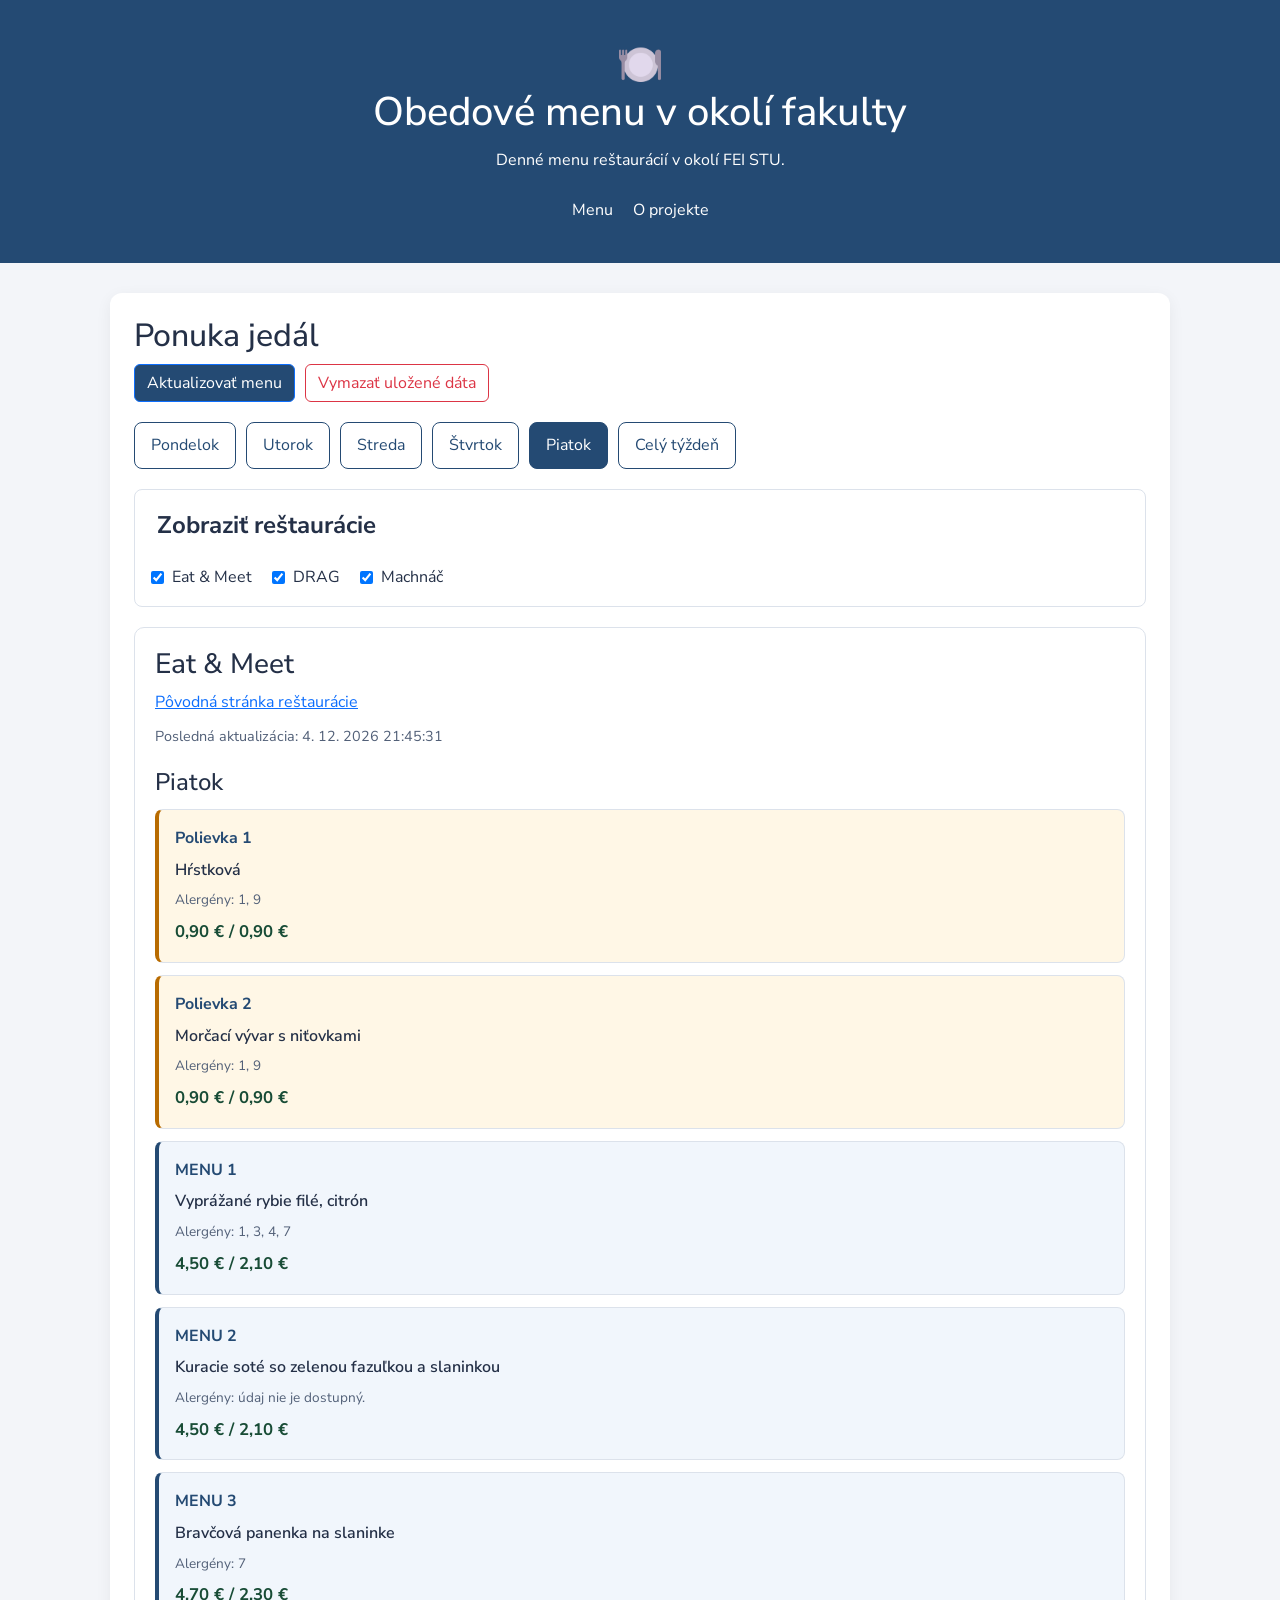
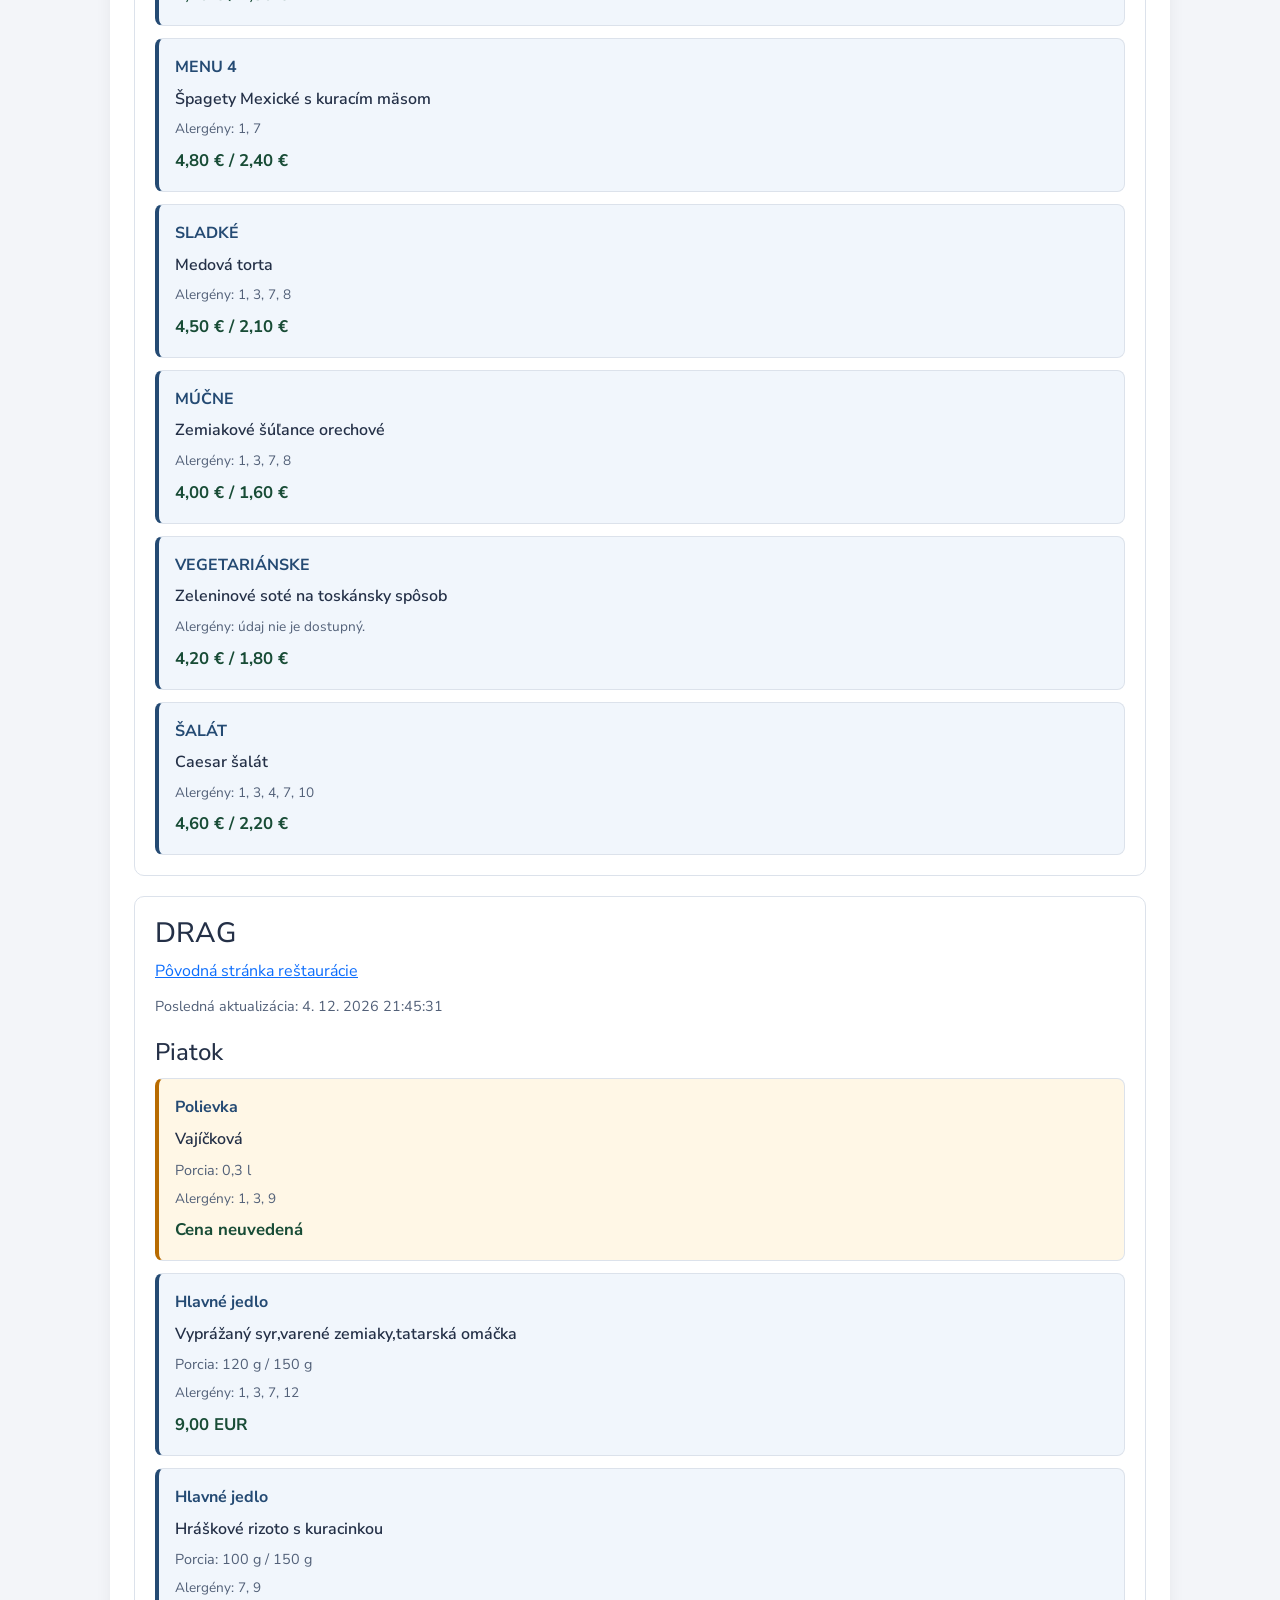
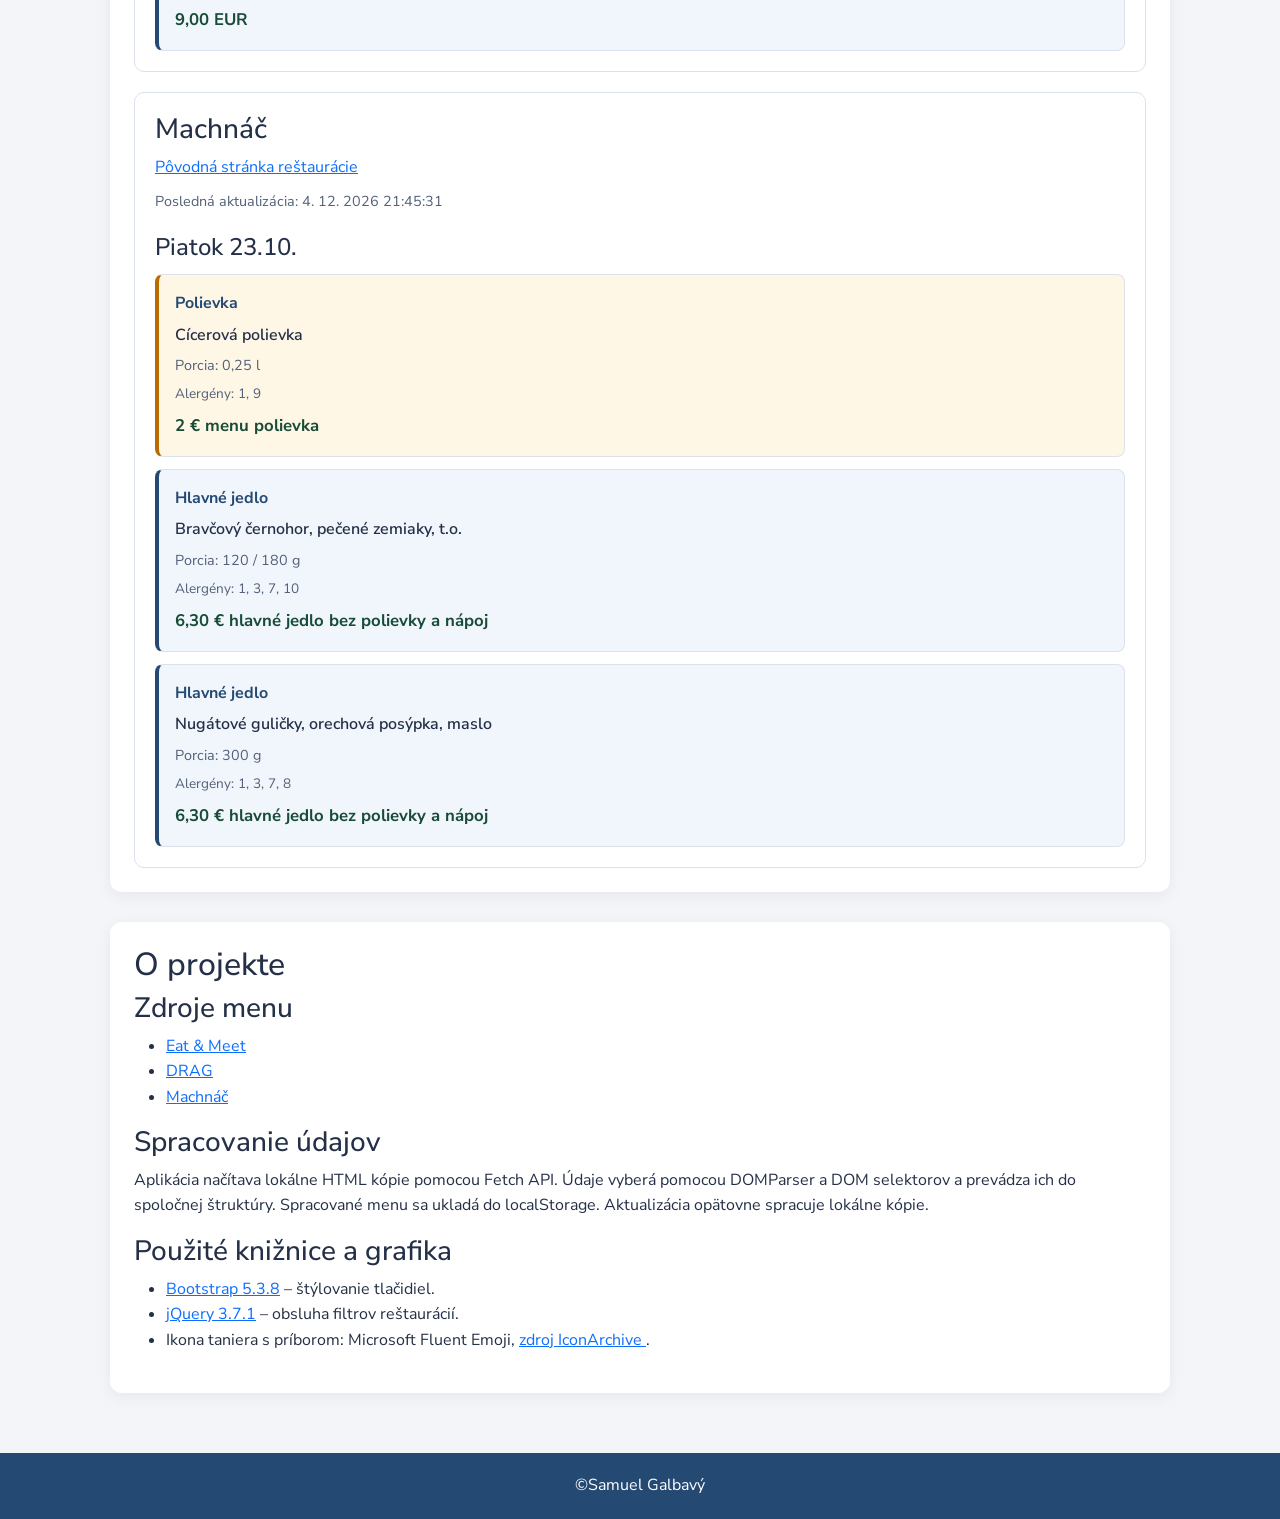
<file: index.html>
<!DOCTYPE html>
<html lang="sk">
<head>
    <meta charset="UTF-8">
    <meta name="viewport" content="width=device-width, initial-scale=1.0">

    <meta
        name="description"
        content="Prehľad obedového menu reštaurácií v okolí FEI STU."
    >

    <title>Obedové menu v okolí fakulty</title>

    <!-- Bootstrap CSS -->
    <link
        rel="stylesheet"
        href="https://cdn.jsdelivr.net/npm/bootstrap@5.3.8/dist/css/bootstrap.min.css"
        integrity="sha384-sRIl4kxILFvY47J16cr9ZwB07vP4J8+LH7qKQnuqkuIAvNWLzeN8tE5YBujZqJLB"
        crossorigin="anonymous"
    >

    <link rel="stylesheet" href="css/styles.css">

    <!-- jQuery -->
    <script
        src="https://code.jquery.com/jquery-3.7.1.min.js"
        defer
    ></script>

    
    <script src="js/script.js" defer></script>
    <link rel="icon" type="image/png" href="favicon.png">
</head>

<body>
    <header>
        <img src="favicon.png" alt="" width="48" height="48">
        <h1>Obedové menu v okolí fakulty</h1>
        <p>Denné menu reštaurácií v okolí FEI STU.</p>

        <nav aria-label="Hlavná navigácia">
            <ul>
                <li><a href="#menu">Menu</a></li>
                <li><a href="#o-projekte">O projekte</a></li>
            </ul>
        </nav>
    </header>

    <main>
        <section id="menu" aria-labelledby="menu-heading">
            <h2 id="menu-heading">Ponuka jedál</h2>

            <div>
                <button
                    type="button"
                    id="refresh-button"
                    class="btn btn-primary"
                >
                    Aktualizovať menu
                </button>

                <button
                    type="button"
                    id="clear-button"
                    class="btn btn-outline-danger"
                >
                    Vymazať uložené dáta
                </button>
            </div>

            <div role="group" aria-label="Výber dňa">
                <button type="button" data-day="1">Pondelok</button>
                <button type="button" data-day="2">Utorok</button>
                <button type="button" data-day="3">Streda</button>
                <button type="button" data-day="4">Štvrtok</button>
                <button type="button" data-day="5">Piatok</button>
                <button type="button" data-day="all">Celý týždeň</button>
            </div>

            <fieldset class="restaurant-filters">
                <legend>Zobraziť reštaurácie</legend>

                <label>
                    <input
                        type="checkbox"
                        name="restaurant"
                        value="Eat &amp; Meet"
                        checked
                    >
                    Eat &amp; Meet
                </label>

                <label>
                    <input
                        type="checkbox"
                        name="restaurant"
                        value="DRAG"
                        checked
                    >
                    DRAG
                </label>

                <label>
                    <input
                        type="checkbox"
                        name="restaurant"
                        value="Machnáč"
                        checked
                    >
                    Machnáč
                </label>
            </fieldset>

            <p id="status" role="status"></p>

            <div id="menu-container">
                <p>Tu sa zobrazia menu jednotlivých reštaurácií.</p>
            </div>
        </section>

        <section id="o-projekte" aria-labelledby="about-heading">
            <h2 id="about-heading">O projekte</h2>

            <h3>Zdroje menu</h3>

            <ul>
                <li><a href="https://eatandmeet.sk/">Eat &amp; Meet</a></li>
                <li>
                    <a href="https://www.restauracia-drag.sk/denne-menu">
                        DRAG
                    </a>
                </li>
                <li>
                    <a href="https://machnac.sk/denneMenu.html">Machnáč</a>
                </li>
            </ul>

            <h3>Spracovanie údajov</h3>

            <p>
                Aplikácia načítava lokálne HTML kópie pomocou Fetch API.
                Údaje vyberá pomocou DOMParser a DOM selektorov a prevádza
                ich do spoločnej štruktúry. Spracované menu sa ukladá
                do localStorage. Aktualizácia opätovne spracuje lokálne kópie.
            </p>

            <h3>Použité knižnice a grafika</h3>

            <ul>
                <li>
                    <a href="https://getbootstrap.com/">Bootstrap 5.3.8</a>
                    – štýlovanie tlačidiel.
                </li>
                <li>
                    <a href="https://jquery.com/">jQuery 3.7.1</a>
                    – obsluha filtrov reštaurácií.
                </li>
                <li>
                    Ikona taniera s príborom: Microsoft Fluent Emoji,
                    <a href="https://www.iconarchive.com/show/fluentui-emoji-flat-icons-by-microsoft/Fork-And-Knife-With-Plate-Flat-icon.html">
                        zdroj IconArchive
                    </a>.
                </li>
            </ul>
        </section>
    </main>

    <footer>
        <p>©Samuel Galbavý</p>
    </footer>
</body>
</html>
</file>
<file: css/styles.css>
@font-face {
    font-family: "Nunito Sans";
    src: url("../fonts/NunitoSans-Variable.woff2") format("woff2");
    font-weight: 200 900;
    font-style: normal;
    font-display: swap;
}

* {
    box-sizing: border-box;
}

html {
    scroll-behavior: smooth;
}

body {
    margin: 0;
    font-family: "Nunito Sans", sans-serif;
    line-height: 1.6;
    color: #243047;
    background-color: #f3f5f9;
}


header {
    padding: 40px 20px;
    text-align: center;
    color: #ffffff;
    background-color: #244a73;
}

h1 {
    margin: 0 0 12px;
    font-size: clamp(1.7rem, 4vw, 2.5rem);
}

header p {
    margin: 0 0 24px;
}


nav ul {
    display: flex;
    justify-content: center;
    flex-wrap: wrap;
    gap: 20px;
    margin: 0;
    padding: 0;
    list-style: none;
}

nav a {
    color: #ffffff;
    text-decoration: none;
}

nav a:hover {
    text-decoration: underline;
}

main {
    width: 100%;
    max-width: 1100px;
    margin: 0 auto;
    padding: 30px 20px;
}

section {
    margin-bottom: 30px;
    padding: 24px;
    border-radius: 12px;
    background-color: #ffffff;
    box-shadow: 0 4px 16px rgb(0 0 0 / 6%);
}

h2 {
    margin-top: 0;
}

#menu > div:first-of-type,
[role="group"] {
    display: flex;
    flex-wrap: wrap;
    gap: 10px;
    margin-bottom: 20px;
}

button {
    padding: 10px 16px;
    border: 1px solid #244a73;
    border-radius: 8px;
    font: inherit;
    color: #244a73;
    background-color: #ffffff;
    cursor: pointer;
}

button:hover {
    color: #ffffff;
    background-color: #244a73;
}

button:focus-visible,
a:focus-visible {
    outline: 3px solid #edaa25;
    outline-offset: 4px;
}

#refresh-button {
    color: #ffffff;
    background-color: #244a73;
}

#refresh-button:hover {
    background-color: #183552;
}


#status {
    font-weight: bold;
}

#menu-container {
    display: grid;
    gap: 20px;
}


footer {
    padding: 20px;
    text-align: center;
    color: #ffffff;
    background-color: #244a73;
}

footer p {
    margin: 0;
}

.meal {
    margin-top: 12px;
    padding: 16px;
    border: 1px solid #dce2eb;
    border-radius: 8px;
}

.meal p {
    margin: 0 0 6px;
}

.meal__type {
    font-weight: 700;
    color: #244a73;
}

button[data-day][aria-pressed="true"] {
    color: #ffffff;
    background-color: #244a73;
}

.restaurant-card {
    padding: 20px;
    border: 1px solid #dce2eb;
    border-radius: 10px;
}

.restaurant-card h3 {
    margin-top: 0;
}

button:disabled {
    opacity: 0.6;
    cursor: wait;
}

.restaurant-updated {
    margin: 10px 0 20px;
    font-size: 0.9rem;
    color: #526078;
}

.restaurant-filters {
    display: flex;
    flex-wrap: wrap;
    gap: 12px 20px;
    margin: 20px 0;
    padding: 16px;
    border: 1px solid #dce2eb;
    border-radius: 8px;
}

.restaurant-filters legend {
    padding: 0 6px;
    font-weight: 700;
}

.restaurant-filters label {
    display: flex;
    align-items: center;
    gap: 8px;
}

.meal--soup {
    background-color: #fff7e6;
    border-left: 4px solid #b86b00;
}

.meal--dish {
    background-color: #f1f6fc;
    border-left: 4px solid #244a73;
}

.meal__name {
    font-weight: 600;
}

.meal__price {
    display: block;
    margin-top: 8px;
    font-size: 1.05rem;
    color: #184c36;
    font-variant-numeric: tabular-nums;
}

.meal__allergens {
    font-size: 0.85rem;
    color: #526078;
}

.meal__portion {
    font-size: 0.9rem;
    color: #526078;
}

@media (max-width: 600px) {
    main {
        padding: 20px 12px;
    }

    section {
        padding: 18px;
    }

    [role="group"] button {
        flex: 1 1 120px;
    }
}
</file>
